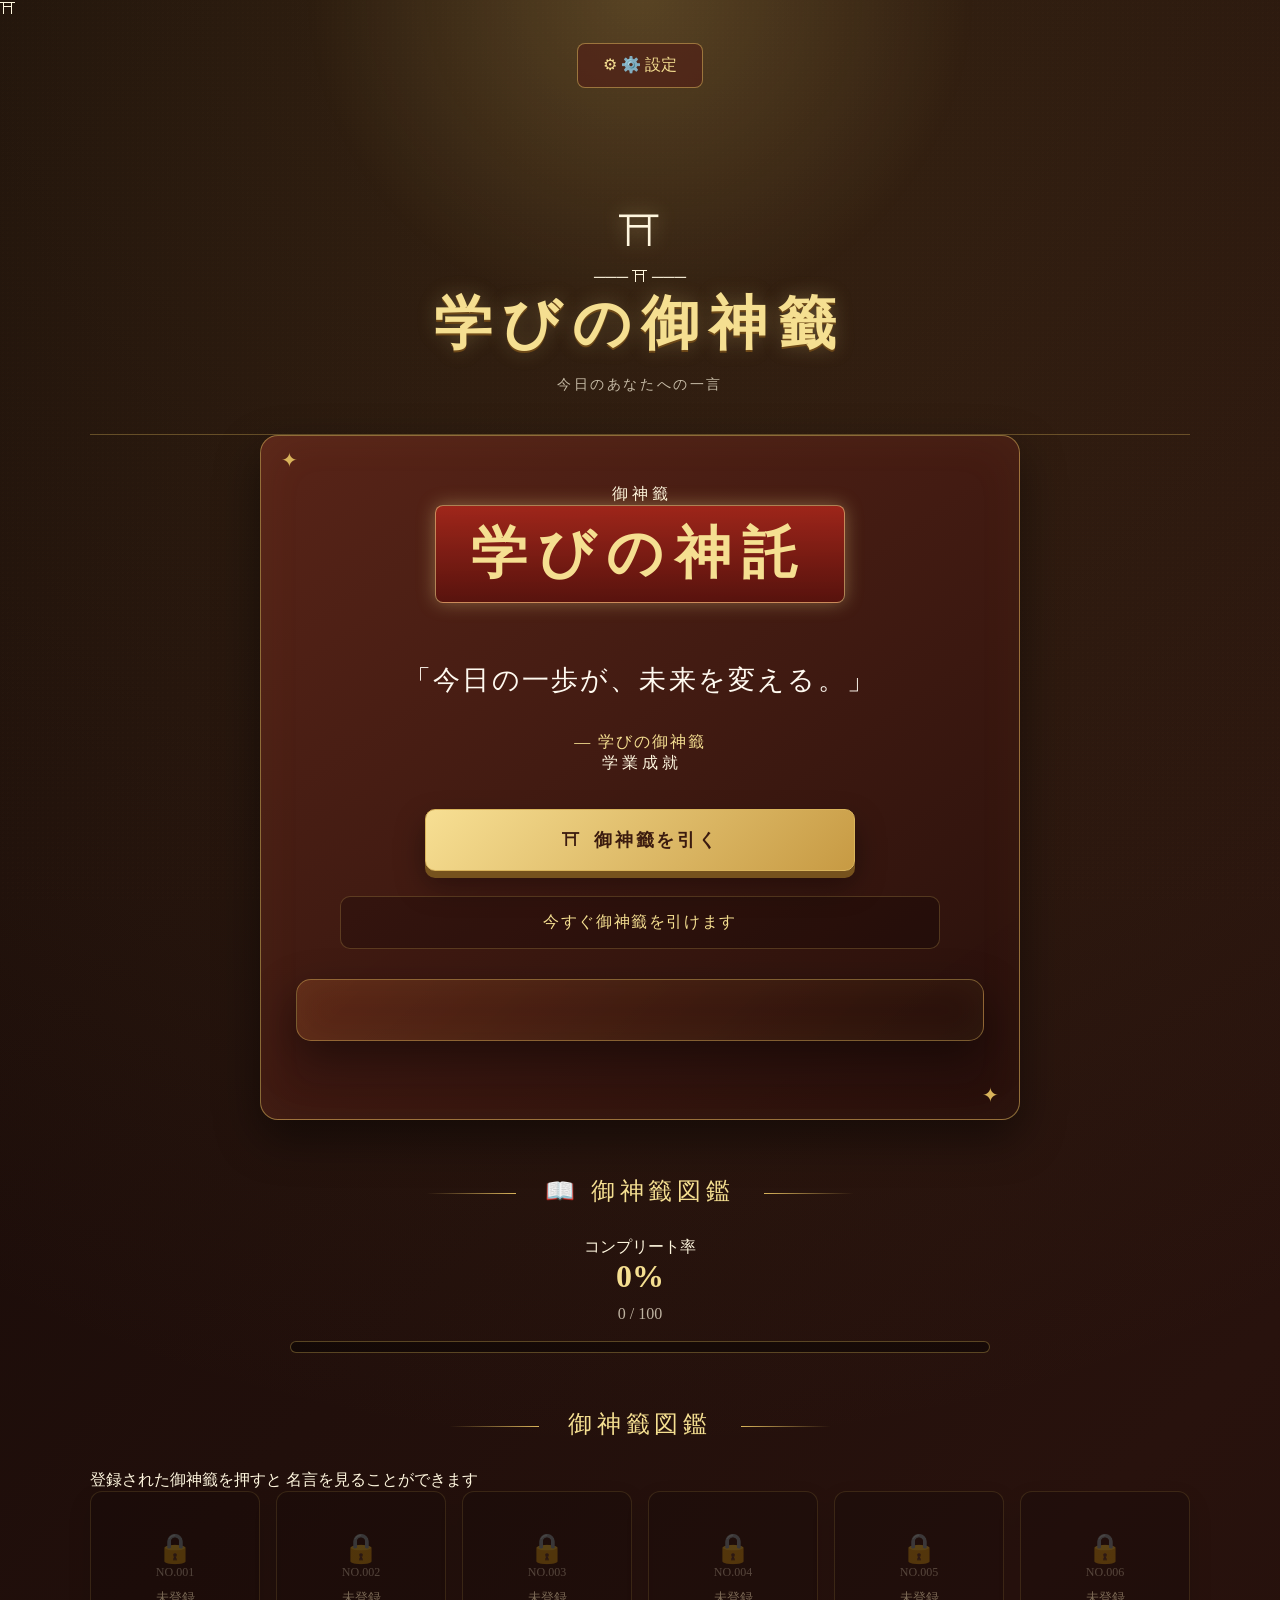
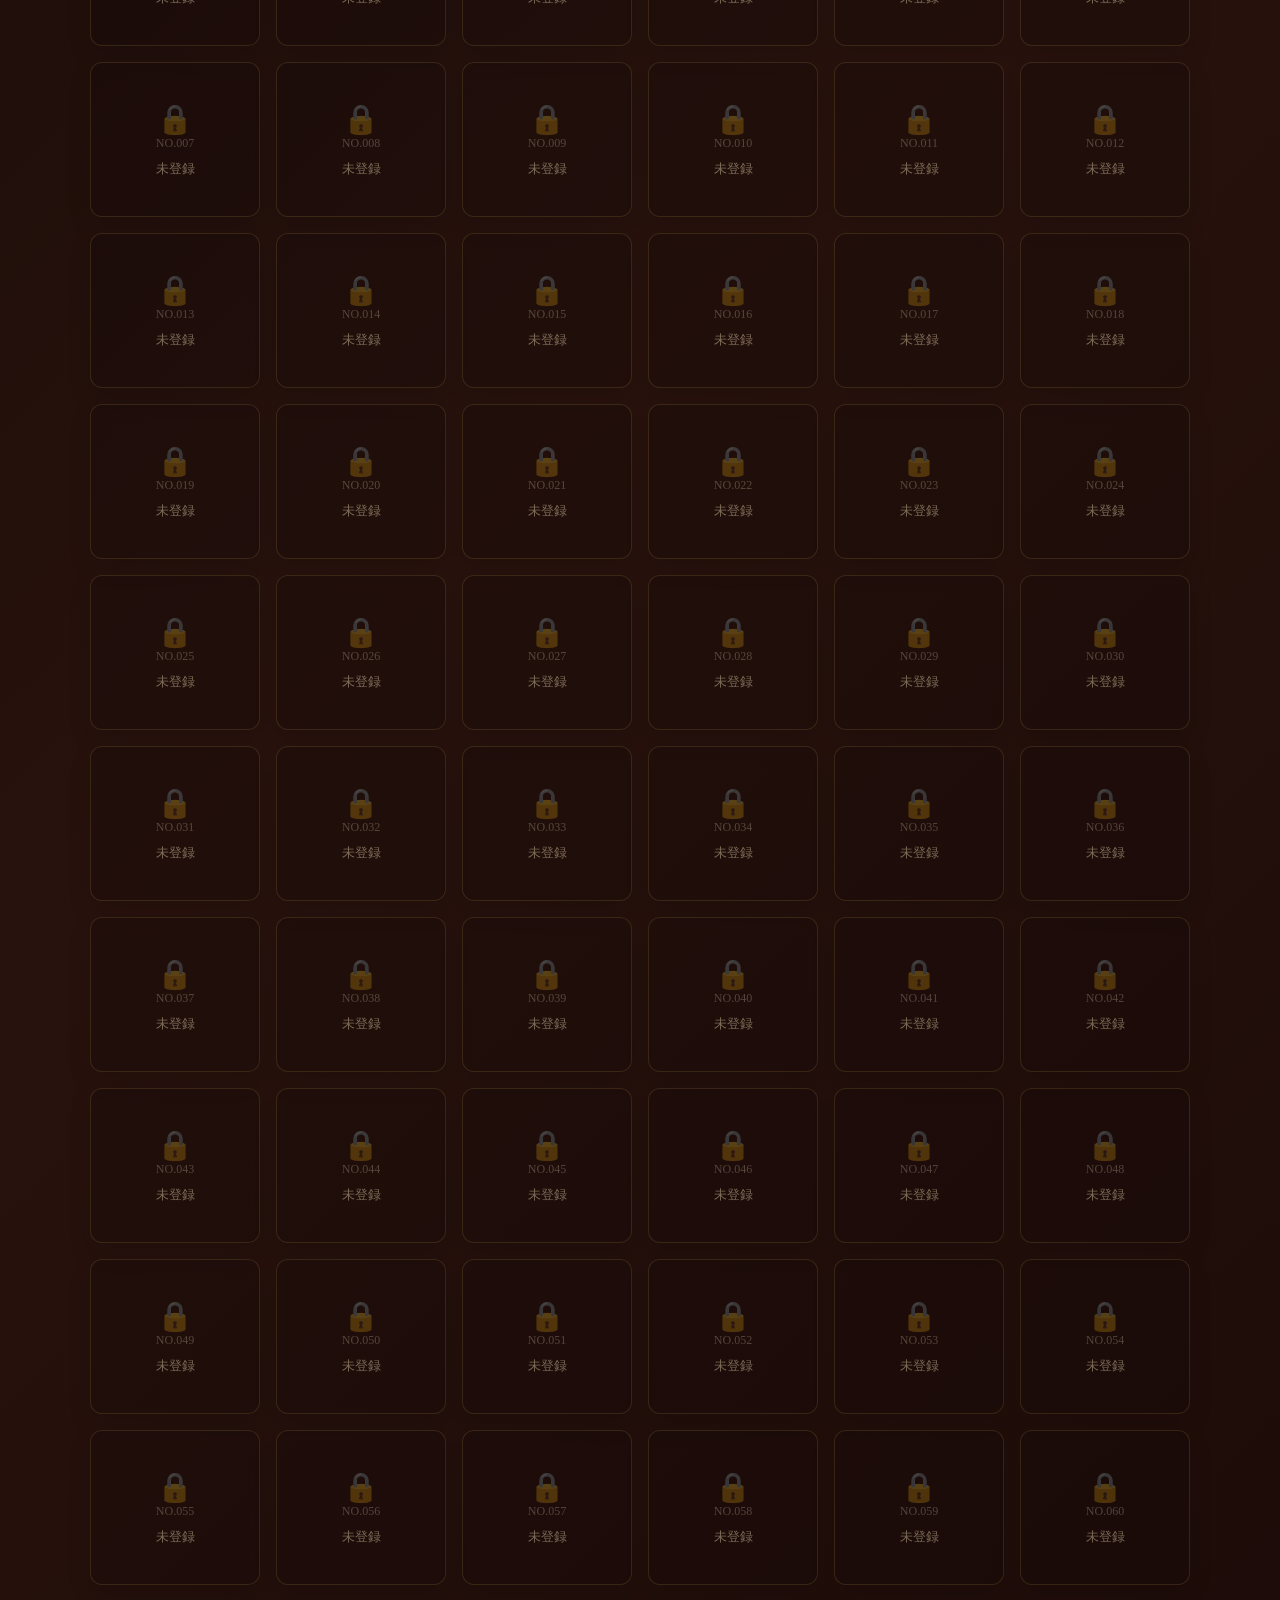
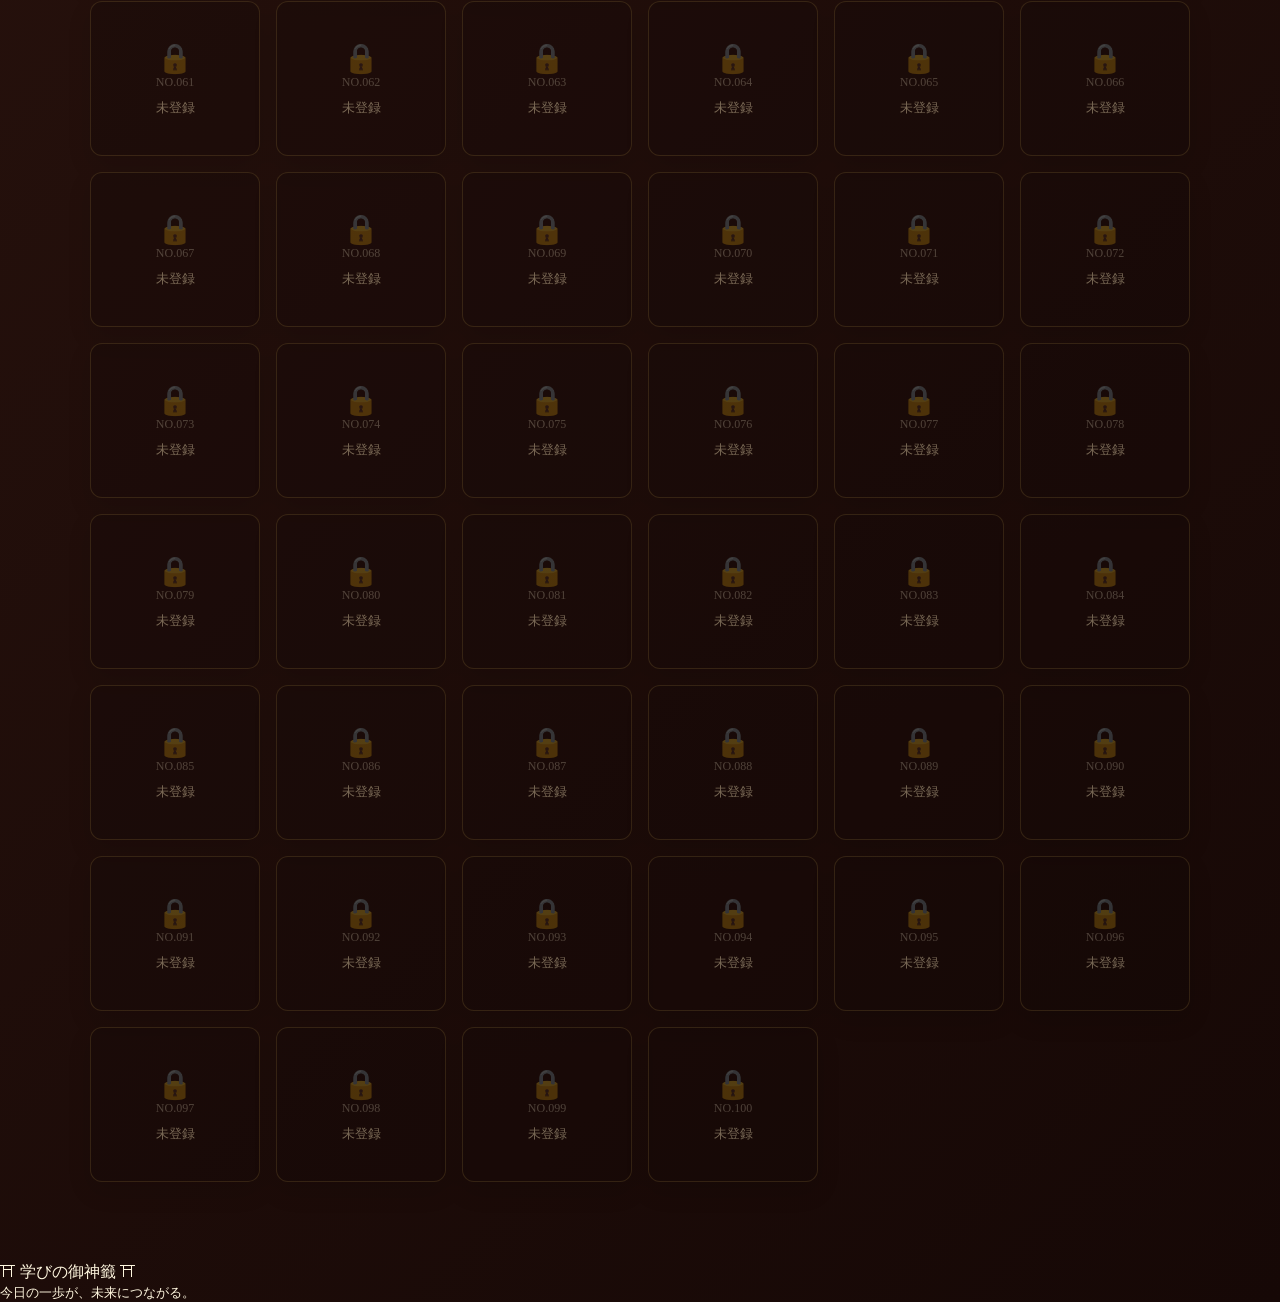
<file: omikuji/index.html>
<!DOCTYPE html>
<html lang="ja">

<head>
    <meta charset="UTF-8">

    <meta
        name="viewport"
        content="width=device-width, initial-scale=1.0"
    >

    <title>御神籤 - 学びの言葉</title>

    <link
        rel="stylesheet"
        href="style.css"
    >
</head>


<body>

    <!-- =========================================
         背景
    ========================================== -->

    <div class="background">

        <div class="torii">⛩</div>

        <div class="background-pattern"></div>

    </div>


    <!-- =========================================
         設定ボタン
    ========================================== -->

    <button
        id="settingsButton"
        class="settings-button"
        type="button"
    >
        ⚙️ 設定
    </button>


    <!-- =========================================
         メイン
    ========================================== -->

    <main class="container">


        <!-- タイトル -->

        <header class="header">

            <div class="title-decoration">
                ─── ⛩ ───
            </div>

            <h1>
                学びの御神籤
            </h1>

            <p class="subtitle">
                今日のあなたへの一言
            </p>

        </header>



        <!-- =====================================
             御神籤
        ====================================== -->

        <section class="omikuji">


            <!-- 御神籤の紙 -->

            <div class="omikuji-paper">


                <!-- 上部 -->

                <div class="paper-top">

                    <span>御</span>
                    <span>神</span>
                    <span>籤</span>

                </div>



                <!-- 結果 -->

                <div
                    id="result"
                    class="result"
                >


                    <!-- 運勢 -->

                    <div
                        id="fortune"
                        class="fortune"
                    >
                        ？？？
                    </div>


                    <!-- 名言 -->

                    <div
                        id="quote"
                        class="quote"
                    >
                        御神籤を引いて<br>
                        今日の言葉を受け取ろう
                    </div>


                    <!-- 作者 -->

                    <div
                        id="author"
                        class="author"
                    >
                    </div>


                </div>


                <!-- 下部 -->

                <div class="paper-bottom">

                    <span>学</span>
                    <span>業</span>
                    <span>成</span>
                    <span>就</span>

                </div>

            </div>


            <!-- =================================
                 御神籤ボタン
            ================================== -->

            <button
                id="drawButton"
                class="draw-button"
                type="button"
            >
                🎋 御神籤を引く
            </button>


            <!-- クールタイム -->

            <div
                id="cooldown"
                class="cooldown"
            >
                御神籤を引くことができます
            </div>


            <!-- クールタイム中の応援 -->

            <div
                id="cooldownMessage"
                class="cooldown-message"
            >
            </div>


        </section>



        <!-- =====================================
             図鑑達成率
        ====================================== -->

        <section class="achievement-section">

            <div class="section-title">
                📖 御神籤図鑑
            </div>


            <div class="achievement">


                <div class="achievement-label">
                    コンプリート率
                </div>


                <strong
                    id="achievementRate"
                >
                    0%
                </strong>


                <span
                    id="achievementCount"
                >
                    0 / 100
                </span>


                <!-- プログレスバー -->

                <div class="progress">

                    <div
                        id="progressBar"
                        class="progress-bar"
                    ></div>

                </div>


            </div>

        </section>



        <!-- =====================================
             図鑑
        ====================================== -->

        <section class="collection-section">


            <div class="section-title">
                御神籤図鑑
            </div>


            <p class="collection-description">
                登録された御神籤を押すと
                名言を見ることができます
            </p>


            <!-- 図鑑カード -->

            <div
                id="bookGrid"
                class="book-grid"
            >
            </div>


        </section>


    </main>



    <!-- =========================================
         名言詳細モーダル
    ========================================== -->

    <div
        id="modal"
        class="modal"
    >

        <div class="modal-bg"></div>


        <div class="modal-content">


            <!-- 閉じる -->

            <button
                id="closeModal"
                class="close-button"
                type="button"
            >
                ×
            </button>


            <!-- 運勢 -->

            <div
                id="modalFortune"
                class="modal-fortune"
            >
            </div>


            <!-- 名言 -->

            <div
                id="modalQuote"
                class="modal-quote"
            >
            </div>


            <!-- 作者 -->

            <div
                id="modalAuthor"
                class="modal-author"
            >
            </div>


            <!-- 出典 -->

            <div
                id="modalSource"
                class="modal-source"
            >
            </div>


        </div>

    </div>



    <!-- =========================================
         設定モーダル
    ========================================== -->

    <div
        id="settingsModal"
        class="settings-modal"
    >


        <div class="settings-box">


            <!-- 閉じる -->

            <button
                id="closeSettings"
                class="close-button"
                type="button"
            >
                ×
            </button>


            <!-- タイトル -->

            <h2>
                ⚙️ 応援メッセージ設定
            </h2>


            <p>
                クールタイム中に表示する<br>
                応援メッセージを登録できます。
            </p>


            <!-- メッセージ入力欄 -->

            <div
                id="messageInputs"
                class="message-inputs"
            >
            </div>


            <!-- 追加 -->

            <button
                id="addMessage"
                class="add-message"
                type="button"
            >
                ＋ メッセージを追加
            </button>


            <!-- 保存 -->

            <button
                id="saveSettings"
                class="save-button"
                type="button"
            >
                保存する
            </button>


        </div>

    </div>



    <!-- =========================================
         フッター
    ========================================== -->

    <footer class="footer">

        <div>
            ⛩ 学びの御神籤 ⛩
        </div>

        <small>
            今日の一歩が、未来につながる。
        </small>

    </footer>



    <!-- =========================================
         JavaScript
    ========================================== -->

    <script
        src="script.js"
    ></script>

</body>

</html>
</file>
<file: omikuji/style.css>
/* =========================================================
   学びの御神籤
   神聖・荘厳・和風・神社イメージ UI
========================================================= */

:root {
    --bg-deep: #160b08;
    --bg-main: #28120d;
    --bg-panel: rgba(58, 25, 18, 0.88);

    --vermilion: #b5261e;
    --vermilion-light: #d94a32;
    --vermilion-dark: #741711;

    --gold: #d9b45b;
    --gold-light: #f5df91;
    --gold-dark: #8c6727;

    --ivory: #fff7df;
    --paper: #f4e5bd;

    --ink: #26130e;
    --white: #fffaf0;

    --shadow:
        0 18px 45px rgba(0, 0, 0, 0.45);

    --gold-glow:
        0 0 18px rgba(245, 223, 145, 0.35);

    --radius: 18px;
}


/* =========================================================
   全体
========================================================= */

* {
    box-sizing: border-box;
    margin: 0;
    padding: 0;
}


html {
    scroll-behavior: smooth;
}


body {
    min-height: 100vh;

    color: var(--ivory);

    font-family:
        "Yu Mincho",
        "Hiragino Mincho ProN",
        "Hiragino Kaku Gothic ProN",
        serif;

    background:
        radial-gradient(
            circle at 50% 0%,
            rgba(184, 143, 61, 0.18),
            transparent 32%
        ),
        linear-gradient(
            135deg,
            #130907 0%,
            #28120d 45%,
            #160806 100%
        );

    overflow-x: hidden;
}


/* =========================================================
   和紙のような質感
========================================================= */

body::before {
    content: "";

    position: fixed;
    inset: 0;

    pointer-events: none;
    z-index: -1;

    opacity: 0.18;

    background-image:
        radial-gradient(
            rgba(255, 241, 190, 0.25) 1px,
            transparent 1px
        );

    background-size: 5px 5px;

    mix-blend-mode: soft-light;
}


/* =========================================================
   神社の光
========================================================= */

body::after {
    content: "";

    position: fixed;

    width: 700px;
    height: 700px;

    top: -360px;
    left: 50%;

    transform: translateX(-50%);

    border-radius: 50%;

    background:
        radial-gradient(
            circle,
            rgba(255, 220, 120, 0.18),
            transparent 68%
        );

    pointer-events: none;
    z-index: -1;
}


/* =========================================================
   共通
========================================================= */

button {
    font: inherit;
}


button:focus-visible,
input:focus-visible {
    outline: 2px solid var(--gold-light);
    outline-offset: 4px;
}


/* =========================================================
   メインコンテナ
========================================================= */

.container,
main,
.wrapper {
    width: min(1100px, calc(100% - 32px));

    margin: 0 auto;

    padding: 40px 0 80px;
}


/* =========================================================
   ヘッダー
========================================================= */

header {
    position: relative;

    padding:
        55px 24px
        40px;

    text-align: center;

    border-bottom:
        1px solid
        rgba(217, 180, 91, 0.35);
}


header::before {
    content: "⛩";

    display: block;

    margin-bottom: 12px;

    font-size: 42px;

    filter:
        drop-shadow(
            0 0 10px
            rgba(245, 223, 145, 0.4)
        );
}


header h1 {
    font-size: clamp(2rem, 5vw, 3.6rem);

    letter-spacing: 0.18em;

    color: var(--gold-light);

    text-shadow:
        0 2px 0 #6d4818,
        0 0 20px rgba(245, 223, 145, 0.25);
}


header p {
    margin-top: 12px;

    color: rgba(255, 247, 223, 0.72);

    letter-spacing: 0.18em;

    font-size: 0.9rem;
}


/* =========================================================
   金色の装飾線
========================================================= */

.ornament,
.section-title {
    position: relative;

    text-align: center;
}


.section-title {
    margin:
        55px 0
        30px;

    color: var(--gold-light);

    font-size: 1.5rem;

    letter-spacing: 0.2em;
}


.section-title::before,
.section-title::after {
    content: "";

    display: inline-block;

    width: 90px;
    height: 1px;

    vertical-align: middle;

    background:
        linear-gradient(
            90deg,
            transparent,
            var(--gold)
        );

    margin: 0 18px;
}


.section-title::after {
    background:
        linear-gradient(
            90deg,
            var(--gold),
            transparent
        );
}


/* =========================================================
   御神籤メインカード
========================================================= */

.omikuji,
.omikuji-card,
.result-card {
    position: relative;

    max-width: 760px;

    margin: 0 auto;

    padding: 48px 35px;

    text-align: center;

    border:
        1px solid
        rgba(217, 180, 91, 0.55);

    border-radius: var(--radius);

    background:
        linear-gradient(
            145deg,
            rgba(91, 37, 25, 0.95),
            rgba(38, 15, 11, 0.96)
        );

    box-shadow:
        var(--shadow),
        inset 0 0 50px
        rgba(217, 180, 91, 0.05);

    overflow: hidden;
}


.omikuji::before,
.omikuji-card::before,
.result-card::before {
    content: "✦";

    position: absolute;

    top: 12px;
    left: 20px;

    color: var(--gold);

    font-size: 20px;
}


.omikuji::after,
.omikuji-card::after,
.result-card::after {
    content: "✦";

    position: absolute;

    right: 20px;
    bottom: 12px;

    color: var(--gold);

    font-size: 20px;
}


/* =========================================================
   御神籤結果
========================================================= */

#fortune,
.fortune {
    display: inline-block;

    margin-bottom: 25px;

    padding:
        10px 35px;

    color: var(--gold-light);

    font-size: clamp(2rem, 6vw, 3.5rem);

    font-weight: bold;

    letter-spacing: 0.2em;

    border:
        1px solid
        rgba(245, 223, 145, 0.55);

    border-radius: 8px;

    background:
        linear-gradient(
            180deg,
            rgba(180, 40, 28, 0.8),
            rgba(90, 18, 13, 0.9)
        );

    box-shadow:
        var(--gold-glow);
}


/* =========================================================
   名言
========================================================= */

#quote,
.quote {
    margin: 25px auto;

    max-width: 650px;

    color: var(--white);

    font-size: clamp(1.2rem, 3vw, 1.7rem);

    line-height: 2;

    letter-spacing: 0.08em;
}


#author,
.author {
    margin-top: 18px;

    color: var(--gold-light);

    font-size: 1rem;

    letter-spacing: 0.12em;
}


/* =========================================================
   御神籤ボタン
========================================================= */

#drawButton,
.draw-button,
button.primary {
    position: relative;

    display: block;

    width: min(430px, 100%);

    margin: 35px auto 0;

    padding: 18px 30px;

    border:
        1px solid
        var(--gold);

    border-radius: 10px;

    color: #3b1b0f;

    background:
        linear-gradient(
            135deg,
            #f7df93,
            #c79a43
        );

    font-weight: bold;

    font-size: 1.1rem;

    letter-spacing: 0.15em;

    cursor: pointer;

    box-shadow:
        0 7px 0 #76521d,
        0 14px 30px
        rgba(0, 0, 0, 0.35);

    transition:
        transform 0.2s,
        box-shadow 0.2s,
        filter 0.2s;
}


#drawButton::before {
    content: "⛩";

    margin-right: 12px;
}


#drawButton:hover:not(:disabled) {
    transform: translateY(-3px);

    filter: brightness(1.08);

    box-shadow:
        0 10px 0 #76521d,
        0 18px 35px
        rgba(0, 0, 0, 0.45),
        0 0 20px
        rgba(245, 223, 145, 0.2);
}


#drawButton:active:not(:disabled) {
    transform: translateY(4px);

    box-shadow:
        0 3px 0 #76521d;
}


#drawButton:disabled {
    cursor: not-allowed;

    opacity: 0.55;

    filter: grayscale(0.2);
}


/* =========================================================
   クールタイム
========================================================= */

#cooldown,
.cooldown {
    margin: 25px auto;

    padding: 15px 20px;

    max-width: 600px;

    color: var(--gold-light);

    border:
        1px solid
        rgba(217, 180, 91, 0.25);

    border-radius: 10px;

    background:
        rgba(0, 0, 0, 0.22);

    letter-spacing: 0.1em;
}


/* =========================================================
   学びの神託
========================================================= */

#cooldownMessage,
.cooldown-message {
    max-width: 760px;

    margin: 30px auto;

    padding: 30px;

    border:
        1px solid
        rgba(217, 180, 91, 0.45);

    border-radius: 15px;

    background:
        linear-gradient(
            135deg,
            rgba(107, 48, 27, 0.7),
            rgba(39, 17, 11, 0.92)
        );

    box-shadow:
        inset 0 0 35px
        rgba(217, 180, 91, 0.06),
        var(--shadow);
}


.support-title,
.challenge-title {
    color: var(--gold-light);

    font-weight: bold;

    letter-spacing: 0.16em;
}


.support-title {
    margin-bottom: 18px;

    font-size: 1.2rem;
}


.support-text {
    color: var(--white);

    line-height: 2;

    font-size: 1.05rem;
}


.today-challenge {
    margin-top: 25px;

    padding-top: 25px;

    border-top:
        1px solid
        rgba(217, 180, 91, 0.25);
}


.challenge-title {
    margin-bottom: 12px;
}


.challenge-text {
    color: var(--paper);

    line-height: 1.8;
}


/* =========================================================
   図鑑
========================================================= */

.book-section,
#book {
    margin-top: 70px;
}


.book-grid,
#bookGrid {
    display: grid;

    grid-template-columns:
        repeat(
            auto-fill,
            minmax(150px, 1fr)
        );

    gap: 16px;
}


/* =========================================================
   図鑑カード
========================================================= */

.book-card {
    position: relative;

    min-height: 155px;

    padding: 20px 14px;

    display: flex;

    flex-direction: column;

    align-items: center;

    justify-content: center;

    text-align: center;

    border:
        1px solid
        rgba(217, 180, 91, 0.35);

    border-radius: 12px;

    background:
        linear-gradient(
            145deg,
            rgba(82, 34, 23, 0.95),
            rgba(39, 17, 12, 0.95)
        );

    box-shadow:
        0 10px 25px
        rgba(0, 0, 0, 0.3);

    transition:
        transform 0.25s,
        border-color 0.25s,
        box-shadow 0.25s;
}


.book-card.unlocked {
    cursor: pointer;
}


.book-card.unlocked:hover {
    transform: translateY(-6px);

    border-color:
        var(--gold);

    box-shadow:
        0 15px 30px
        rgba(0, 0, 0, 0.4),
        var(--gold-glow);
}


.book-card.locked {
    opacity: 0.42;

    background:
        rgba(20, 10, 8, 0.7);
}


.book-number {
    color:
        rgba(255, 247, 223, 0.55);

    font-size: 0.75rem;

    margin-bottom: 10px;
}


.book-fortune {
    color: var(--gold-light);

    font-weight: bold;

    margin-bottom: 10px;
}


.book-author {
    color: var(--paper);

    font-size: 0.8rem;
}


.lock {
    font-size: 1.8rem;

    opacity: 0.6;
}


/* =========================================================
   達成率
========================================================= */

.achievement {
    max-width: 700px;

    margin: 25px auto 45px;

    text-align: center;
}


#achievementRate,
.achievement-rate {
    display: block;

    margin-bottom: 10px;

    color: var(--gold-light);

    font-size: 2rem;

    font-weight: bold;
}


#achievementCount {
    color:
        rgba(255, 247, 223, 0.7);
}


.progress,
.progress-container {
    width: 100%;

    height: 12px;

    margin-top: 18px;

    overflow: hidden;

    border:
        1px solid
        rgba(217, 180, 91, 0.35);

    border-radius: 20px;

    background:
        rgba(0, 0, 0, 0.4);
}


#progressBar {
    height: 100%;

    width: 0;

    border-radius: inherit;

    background:
        linear-gradient(
            90deg,
            #8f241b,
            #d7b45d,
            #f5df91
        );

    box-shadow:
        0 0 12px
        rgba(245, 223, 145, 0.35);

    transition:
        width 0.8s ease;
}


/* =========================================================
   モーダル
========================================================= */

#modal,
#settingsModal {
    position: fixed;

    inset: 0;

    z-index: 1000;

    display: flex;

    align-items: center;

    justify-content: center;

    padding: 20px;

    background:
        rgba(8, 3, 2, 0.82);

    backdrop-filter:
        blur(8px);

    opacity: 0;

    visibility: hidden;

    transition:
        opacity 0.25s,
        visibility 0.25s;
}


#modal.open,
#settingsModal.open {
    opacity: 1;

    visibility: visible;
}


/* =========================================================
   モーダル内部
========================================================= */

.modal-content,
.settings-content {
    position: relative;

    width: min(650px, 100%);

    max-height: 90vh;

    overflow-y: auto;

    padding: 45px 35px;

    border:
        1px solid
        var(--gold);

    border-radius: 16px;

    background:
        linear-gradient(
            145deg,
            #4c2116,
            #1c0b08
        );

    box-shadow:
        0 30px 80px
        rgba(0, 0, 0, 0.65),
        0 0 30px
        rgba(217, 180, 91, 0.12);
}


.modal-content::before,
.settings-content::before {
    content: "⛩";

    display: block;

    text-align: center;

    margin-bottom: 15px;

    color: var(--gold);

    font-size: 30px;
}


#closeModal,
#closeSettings {
    position: absolute;

    top: 15px;
    right: 18px;

    width: 38px;
    height: 38px;

    border: 1px solid
        rgba(217, 180, 91, 0.4);

    border-radius: 50%;

    color: var(--gold-light);

    background:
        rgba(0, 0, 0, 0.25);

    cursor: pointer;

    transition: 0.2s;
}


#closeModal:hover,
#closeSettings:hover {
    background:
        var(--vermilion);

    transform: rotate(90deg);
}


#modalFortune {
    text-align: center;

    color: var(--gold-light);

    font-size: 2rem;

    margin-bottom: 20px;
}


#modalQuote {
    color: var(--white);

    line-height: 2;

    text-align: center;

    font-size: 1.15rem;
}


#modalAuthor {
    margin-top: 20px;

    text-align: center;

    color: var(--gold-light);
}


#modalSource {
    margin-top: 20px;

    padding-top: 18px;

    border-top:
        1px solid
        rgba(217, 180, 91, 0.25);

    color:
        rgba(255, 247, 223, 0.55);

    text-align: center;

    font-size: 0.8rem;
}


/* =========================================================
   設定ボタン
========================================================= */

#settingsButton,
.settings-button {
    display: block;

    margin: 25px auto;

    padding: 11px 25px;

    color: var(--gold-light);

    border:
        1px solid
        rgba(217, 180, 91, 0.55);

    border-radius: 8px;

    background:
        rgba(82, 34, 23, 0.7);

    cursor: pointer;

    transition: 0.2s;
}


#settingsButton::before {
    content: "⚙ ";
}


#settingsButton:hover {
    background:
        rgba(181, 38, 30, 0.75);

    border-color:
        var(--gold);

    transform: translateY(-2px);
}


/* =========================================================
   設定入力
========================================================= */

.message-row {
    display: flex;

    gap: 10px;

    margin-bottom: 12px;
}


.message-row input {
    flex: 1;

    min-width: 0;

    padding: 13px 15px;

    color: var(--white);

    border:
        1px solid
        rgba(217, 180, 91, 0.3);

    border-radius: 8px;

    background:
        rgba(0, 0, 0, 0.3);

    font-family: inherit;
}


.message-row input::placeholder {
    color:
        rgba(255, 247, 223, 0.4);
}


.message-row input:focus {
    border-color:
        var(--gold);

    box-shadow:
        0 0 12px
        rgba(217, 180, 91, 0.12);
}


.delete-message {
    width: 44px;

    border:
        1px solid
        rgba(181, 38, 30, 0.5);

    border-radius: 8px;

    color: #ffb0a7;

    background:
        rgba(90, 18, 13, 0.7);

    cursor: pointer;
}


.delete-message:hover {
    background:
        var(--vermilion);
}


/* =========================================================
   設定追加・保存ボタン
========================================================= */

#addMessage,
#saveSettings {
    padding: 12px 20px;

    border-radius: 8px;

    cursor: pointer;

    font-weight: bold;

    letter-spacing: 0.08em;
}


#addMessage {
    color: var(--gold-light);

    border:
        1px solid
        rgba(217, 180, 91, 0.4);

    background:
        rgba(82, 34, 23, 0.7);
}


#saveSettings {
    margin-top: 20px;

    width: 100%;

    color: #3b1b0f;

    border:
        1px solid
        var(--gold);

    background:
        linear-gradient(
            135deg,
            #f5df91,
            #c69b46
        );
}


/* =========================================================
   重複ボーナス
========================================================= */

.duplicate-notification {
    position: fixed;

    left: 50%;

    bottom: 35px;

    z-index: 2000;

    width: min(420px, calc(100% - 30px));

    padding: 20px;

    text-align: center;

    border:
        1px solid
        var(--gold);

    border-radius: 14px;

    background:
        linear-gradient(
            145deg,
            #602719,
            #24100c
        );

    box-shadow:
        0 20px 50px
        rgba(0, 0, 0, 0.6),
        var(--gold-glow);

    transform:
        translate(-50%, 130px);

    opacity: 0;

    transition:
        transform 0.4s ease,
        opacity 0.4s ease;
}


.duplicate-notification.show {
    transform:
        translate(-50%, 0);

    opacity: 1;
}


.duplicate-title {
    color: var(--gold-light);

    font-size: 1.2rem;

    font-weight: bold;

    margin-bottom: 8px;
}


.duplicate-text {
    color: var(--paper);

    font-size: 0.9rem;
}


.duplicate-bonus {
    margin-top: 10px;

    color: #ffe9a8;

    font-weight: bold;
}


/* =========================================================
   レアリティ
========================================================= */

.rarity-吉 {
    border-color:
        rgba(217, 180, 91, 0.35);
}


.rarity-大吉 {
    border-color:
        rgba(245, 223, 145, 0.7);

    box-shadow:
        0 0 22px
        rgba(245, 223, 145, 0.18);
}


.rarity-大大吉 {
    border-color:
        #f5df91;

    box-shadow:
        0 0 35px
        rgba(245, 223, 145, 0.3);
}


.rarity-シークレット {
    color: #fff;

    border-color:
        #fff0b0;

    background:
        linear-gradient(
            135deg,
            #4b2865,
            #160b20
        );

    box-shadow:
        0 0 45px
        rgba(204, 165, 255, 0.4);
}


/* =========================================================
   シークレット演出
========================================================= */

body.secret-effect::before {
    opacity: 0.5;

    background:
        radial-gradient(
            circle,
            rgba(245, 223, 145, 0.3),
            transparent 60%
        );
}


body.secret-effect {
    animation:
        sacredFlash 2.5s ease;
}


@keyframes sacredFlash {

    0% {
        filter: brightness(1);
    }

    25% {
        filter: brightness(1.25);
    }

    50% {
        filter: brightness(1);
    }

    75% {
        filter: brightness(1.15);
    }

    100% {
        filter: brightness(1);
    }

}


/* =========================================================
   大大吉演出
========================================================= */

body.great-effect {
    animation:
        goldenFlash 1.8s ease;
}


@keyframes goldenFlash {

    0% {
        box-shadow:
            inset 0 0 0
            rgba(245, 223, 145, 0);
    }

    50% {
        box-shadow:
            inset 0 0 120px
            rgba(245, 223, 145, 0.08);
    }

    100% {
        box-shadow:
            inset 0 0 0
            rgba(245, 223, 145, 0);
    }

}


/* =========================================================
   スクロールバー
========================================================= */

::-webkit-scrollbar {
    width: 9px;
}


::-webkit-scrollbar-track {
    background:
        #170907;
}


::-webkit-scrollbar-thumb {
    border-radius: 10px;

    background:
        linear-gradient(
            #8e251b,
            #c69b46
        );
}


::-webkit-scrollbar-thumb:hover {
    background:
        #d9b45b;
}


/* =========================================================
   スマホ対応
========================================================= */

@media (max-width: 700px) {

    .container,
    main,
    .wrapper {
        width:
            calc(100% - 22px);

        padding-top: 25px;
    }


    header {
        padding:
            35px 15px;
    }


    header h1 {
        font-size: 1.8rem;

        letter-spacing:
            0.1em;
    }


    .section-title {
        font-size: 1.2rem;
    }


    .section-title::before,
    .section-title::after {
        width: 30px;

        margin: 0 8px;
    }


    .omikuji,
    .omikuji-card,
    .result-card {
        padding:
            35px 20px;
    }


    #quote,
    .quote {
        font-size: 1rem;

        line-height: 1.9;
    }


    .book-grid,
    #bookGrid {
        grid-template-columns:
            repeat(2, 1fr);

        gap: 10px;
    }


    .book-card {
        min-height: 130px;

        padding: 14px 8px;
    }


    .message-row {
        gap: 6px;
    }


    .modal-content,
    .settings-content {
        padding:
            35px 20px;
    }

}


/* =========================================================
   小さいスマホ
========================================================= */

@media (max-width: 380px) {

    .book-grid,
    #bookGrid {
        grid-template-columns:
            1fr;
    }


    #drawButton {
        font-size: 0.95rem;

        padding:
            15px 18px;
    }

}
</file>
